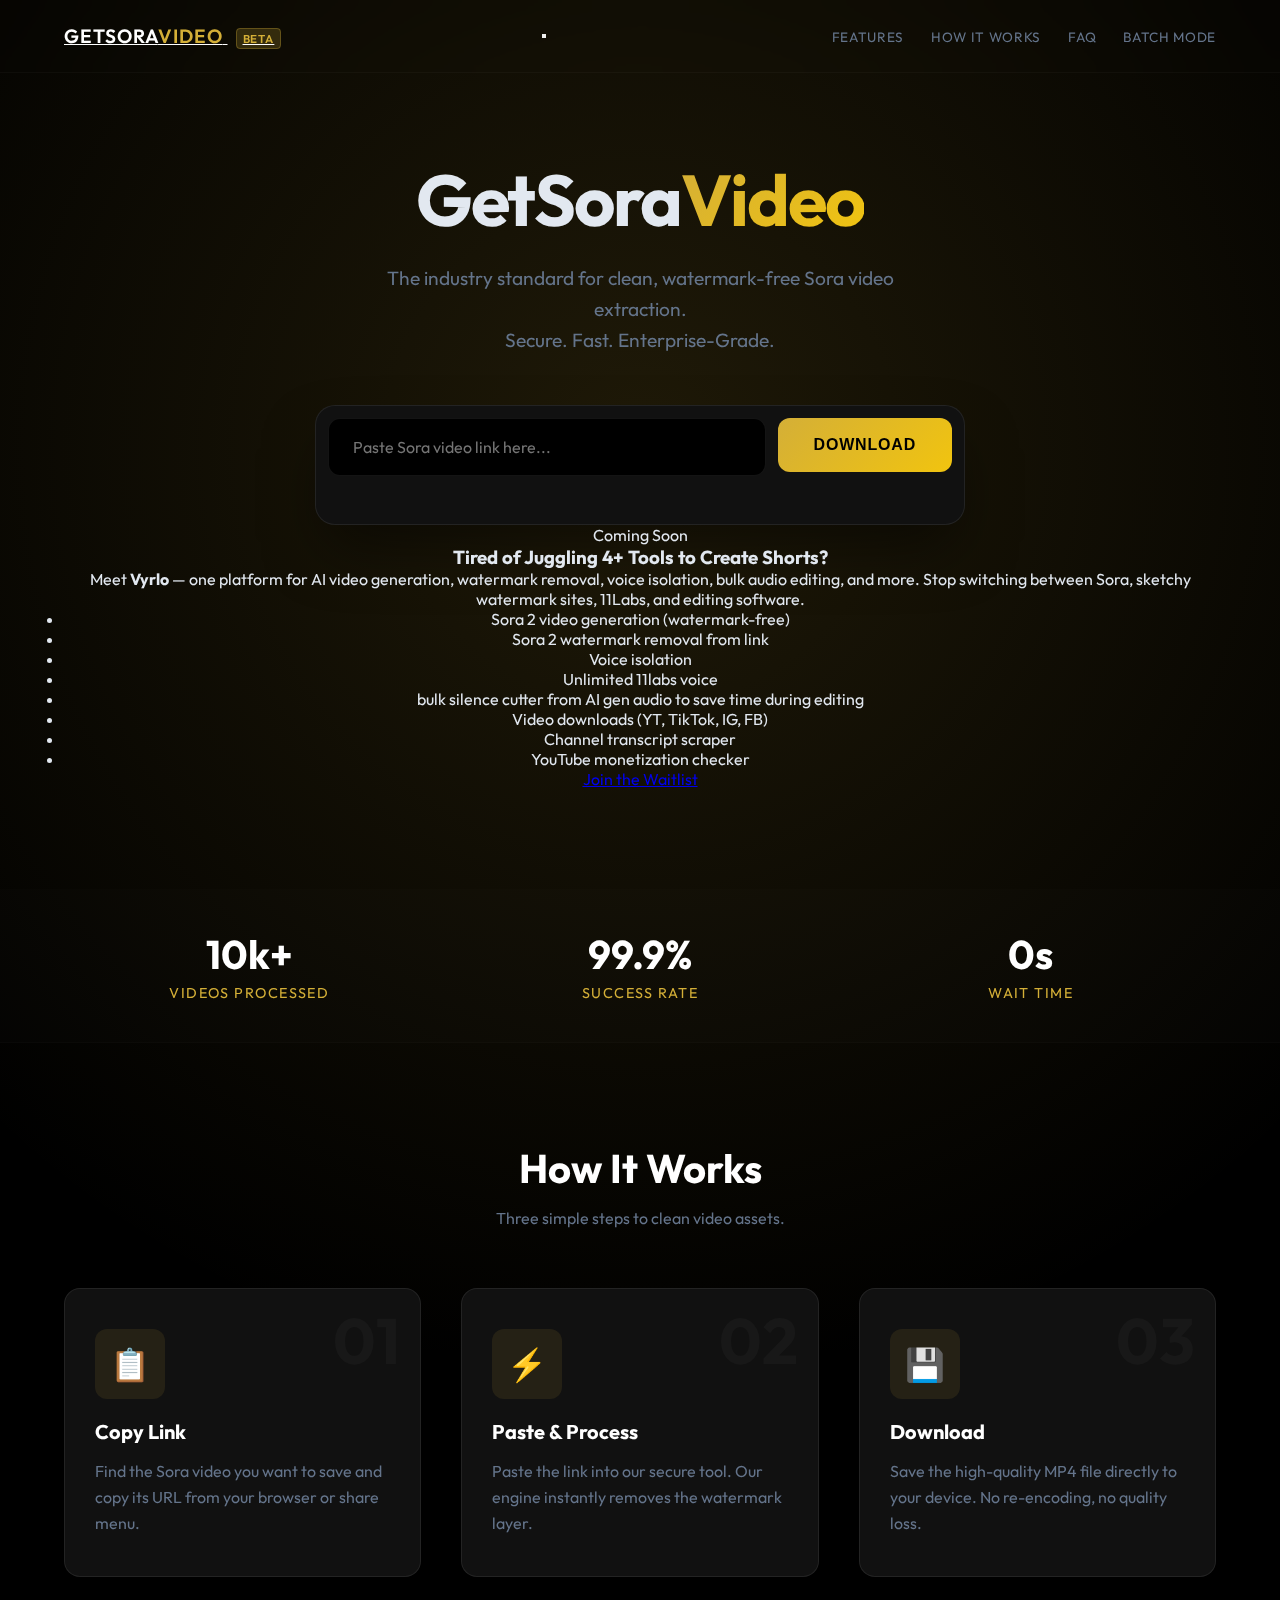
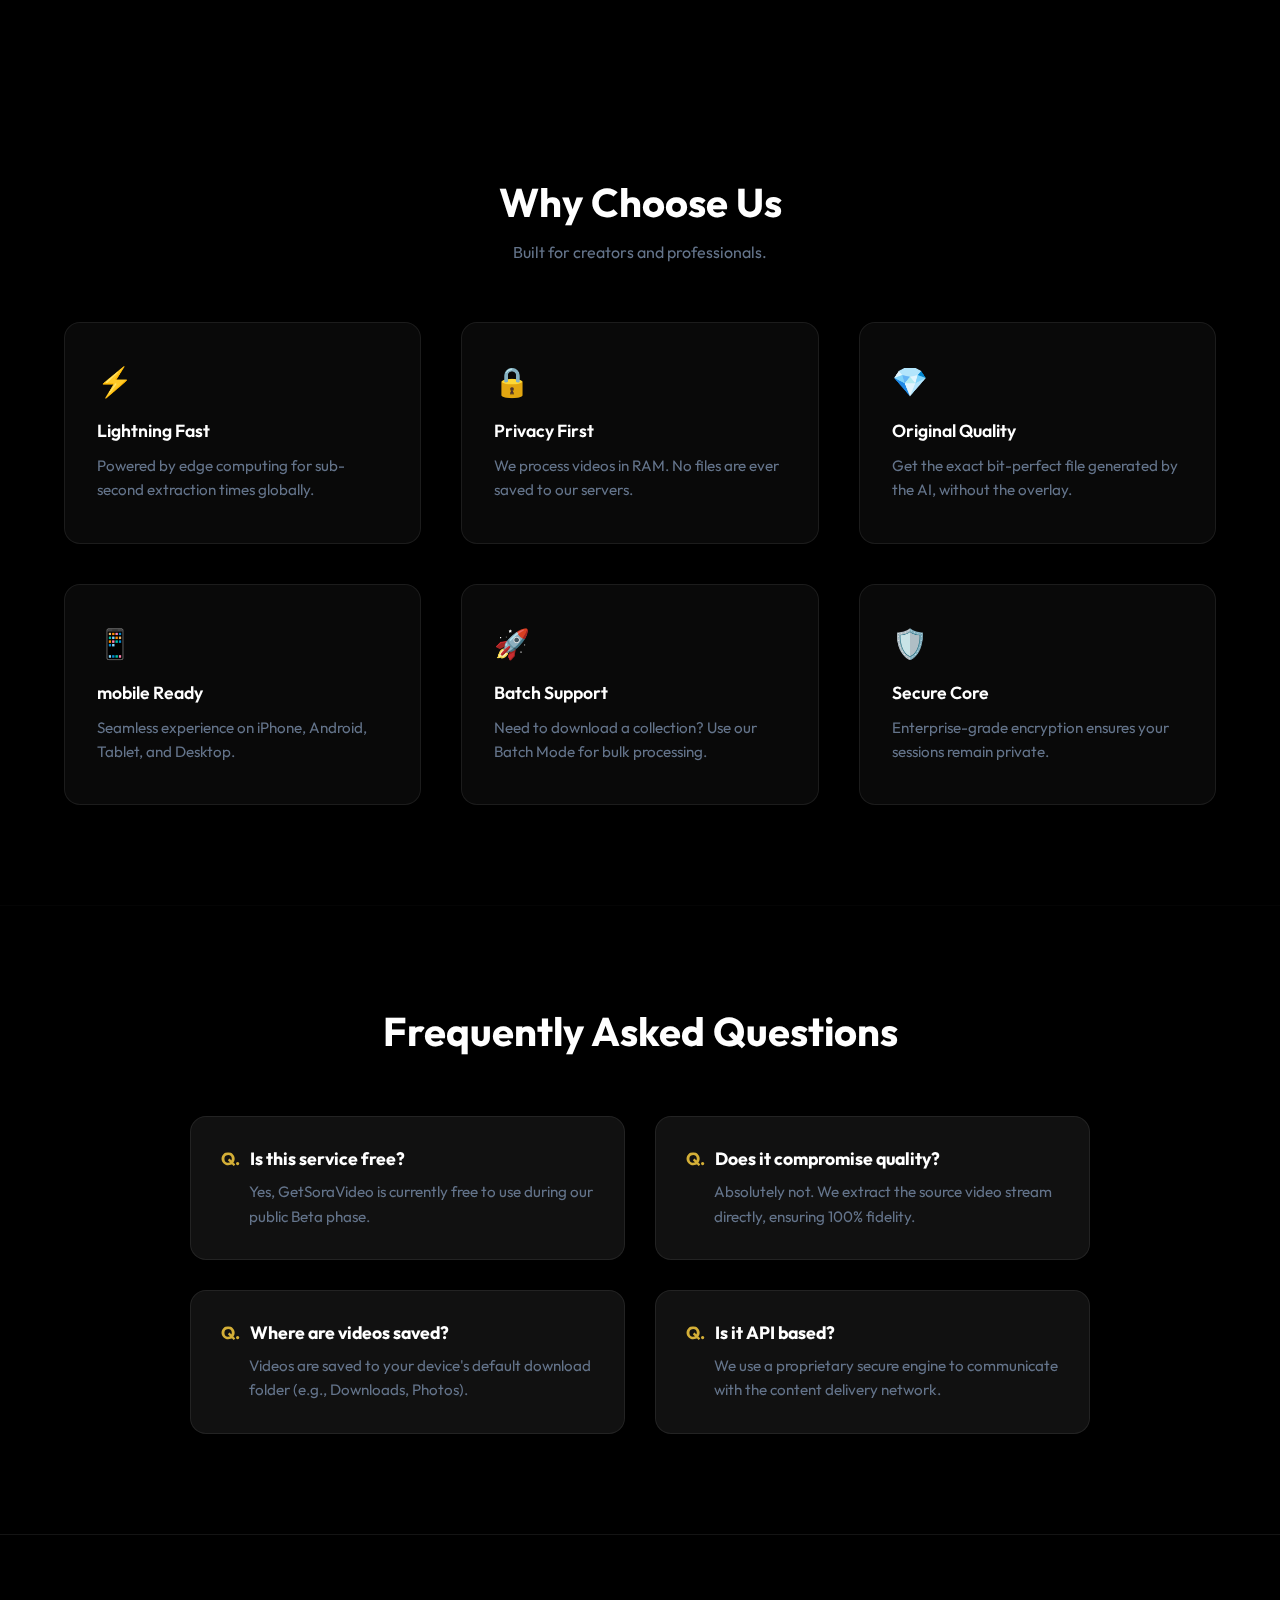
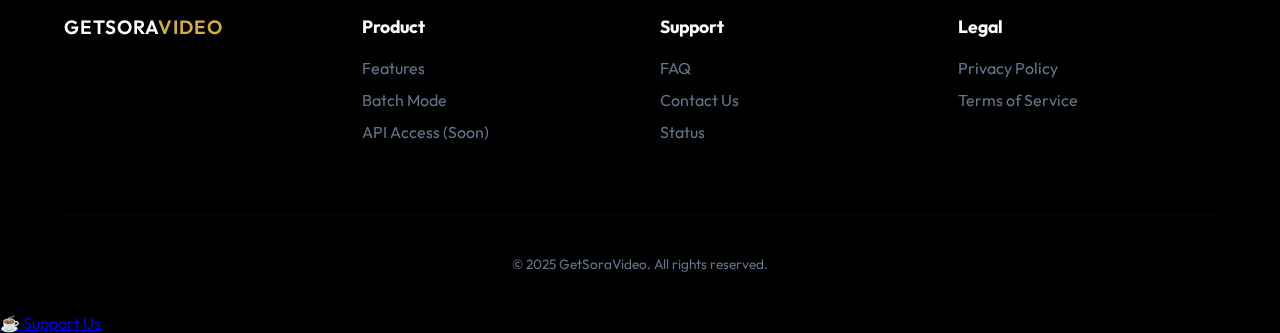
<file: index.html>
<!DOCTYPE html>
<html lang="en">

<head>
    <!-- Google tag (gtag.js) -->
<script async src="https://www.googletagmanager.com/gtag/js?id=G-TSDFEHVWEY"></script>
<script>
  window.dataLayer = window.dataLayer || [];
  function gtag(){dataLayer.push(arguments);}
  gtag('js', new Date());

  gtag('config', 'G-TSDFEHVWEY');
</script>
    <!-- End Google Tag Manager -->
    <meta charset="UTF-8">
    <meta name="viewport" content="width=device-width, initial-scale=1.0">
    <meta name="description" content="Professional Sora Video Downloader. Remove watermarks instantly.">
    <title>GetSoraVideo | Professional Tool</title>
    <link rel="stylesheet" href="assets/css/style.css">
    <link rel="preconnect" href="https://fonts.googleapis.com">
    <link rel="preconnect" href="https://fonts.gstatic.com" crossorigin>
    <link href="https://fonts.googleapis.com/css2?family=Outfit:wght@300;400;600;700&display=swap" rel="stylesheet">
</head>

<body>
    <!-- Google Tag Manager (noscript) -->
    <noscript><iframe src="https://www.googletagmanager.com/ns.html?id=GTM-PNH3VK9J" height="0" width="0"
            style="display:none;visibility:hidden"></iframe></noscript>
    <!-- End Google Tag Manager (noscript) -->
    <div class="background-glow"></div>

    <header>
        <nav class="container">
            <a href="index.html" class="logo">GetSora<span class="highlight">Video</span> <span
                    class="beta-badge">BETA</span></a>
            <button class="menu-toggle" aria-label="Toggle menu">
                <span></span>
                <span></span>
                <span></span>
            </button>
            <div class="nav-links">
                <a href="#features">Features</a>
                <a href="#how-it-works">How it Works</a>
                <a href="#faq">FAQ</a>
                <a href="bulk/" class="highlight">Batch Mode</a>
            </div>
        </nav>
    </header>

    <main class="hero-section">
        <div class="container">
            <h1 class="hero-title">GetSora<span class="gradient-text">Video</span></h1>
            <p class="hero-subtitle">The industry standard for clean, watermark-free Sora video extraction. <br>Secure.
                Fast. Enterprise-Grade.</p>

            <div class="downloader-card">
                <div class="input-group">
                    <input type="text" id="v_in" placeholder="Paste Sora video link here..." autocomplete="off">
                    <button id="act_btn" class="primary-btn">
                        <span class="act_lbl">Download</span>
                        <div class="proc_ind hidden"></div>
                    </button>
                </div>
                <div id="s_out"></div>
            </div>

            <!-- Vyrlo Waitlist Section -->
            <div class="vyrlo-promo">
                <div class="vyrlo-content">
                    <span class="vyrlo-badge">Coming Soon</span>
                    <h3>Tired of Juggling 4+ Tools to Create Shorts?</h3>
                    <p>Meet <strong>Vyrlo</strong> — one platform for AI video generation, watermark removal, voice isolation, bulk audio editing, and more. Stop switching between Sora, sketchy watermark sites, 11Labs, and editing software.</p>
                    <ul class="vyrlo-features">
                        <li>Sora 2 video generation (watermark-free)</li>
                        <li>Sora 2 watermark removal from link</li>
                        <li>Voice isolation</li>
                        <li>Unlimited 11labs voice</li>
                        <li>bulk silence cutter from AI gen audio to save time during editing</li>
                        <li>Video downloads (YT, TikTok, IG, FB)</li>
                        <li>Channel transcript scraper</li>
                        <li>YouTube monetization checker</li>
                    </ul>
                    <a href="https://tally.so/r/lbq8Xv" target="_blank" rel="noopener noreferrer" class="vyrlo-cta">Join the Waitlist</a>
                </div>
            </div>
        </div>
    </main>

    <!-- Trust Stats -->
    <div class="stats-section">
        <div class="container">
            <div class="stats-grid">
                <div class="stat-item">
                    <h3>10k+</h3>
                    <p>Videos Processed</p>
                </div>
                <div class="stat-item">
                    <h3>99.9%</h3>
                    <p>Success Rate</p>
                </div>
                <div class="stat-item">
                    <h3>0s</h3>
                    <p>Wait Time</p>
                </div>
            </div>
        </div>
    </div>

    <!-- How it Works -->
    <section id="how-it-works" class="steps-section">
        <div class="container">
            <div class="section-header">
                <h2>How It Works</h2>
                <p>Three simple steps to clean video assets.</p>
            </div>
            <div class="steps-grid">
                <div class="step-card">
                    <div class="step-icon">📋</div>
                    <h3>Copy Link</h3>
                    <p>Find the Sora video you want to save and copy its URL from your browser or share menu.</p>
                </div>
                <div class="step-card">
                    <div class="step-icon">⚡</div>
                    <h3>Paste & Process</h3>
                    <p>Paste the link into our secure tool. Our engine instantly removes the watermark layer.</p>
                </div>
                <div class="step-card">
                    <div class="step-icon">💾</div>
                    <h3>Download</h3>
                    <p>Save the high-quality MP4 file directly to your device. No re-encoding, no quality loss.</p>
                </div>
            </div>
        </div>
    </section>

    <!-- Features -->
    <section id="features" class="features-section">
        <div class="container">
            <div class="section-header">
                <h2>Why Choose Us</h2>
                <p>Built for creators and professionals.</p>
            </div>
            <div class="features-grid">
                <div class="feature-card">
                    <div class="icon">⚡</div>
                    <h3>Lightning Fast</h3>
                    <p>Powered by edge computing for sub-second extraction times globally.</p>
                </div>
                <div class="feature-card">
                    <div class="icon">🔒</div>
                    <h3>Privacy First</h3>
                    <p>We process videos in RAM. No files are ever saved to our servers.</p>
                </div>
                <div class="feature-card">
                    <div class="icon">💎</div>
                    <h3>Original Quality</h3>
                    <p>Get the exact bit-perfect file generated by the AI, without the overlay.</p>
                </div>
                <div class="feature-card">
                    <div class="icon">📱</div>
                    <h3>mobile Ready</h3>
                    <p>Seamless experience on iPhone, Android, Tablet, and Desktop.</p>
                </div>
                <div class="feature-card">
                    <div class="icon">🚀</div>
                    <h3>Batch Support</h3>
                    <p>Need to download a collection? Use our Batch Mode for bulk processing.</p>
                </div>
                <div class="feature-card">
                    <div class="icon">🛡️</div>
                    <h3>Secure Core</h3>
                    <p>Enterprise-grade encryption ensures your sessions remain private.</p>
                </div>
            </div>
        </div>
    </section>

    <!-- FAQ -->
    <section id="faq" class="faq-section">
        <div class="container">
            <div class="section-header">
                <h2>Frequently Asked Questions</h2>
            </div>
            <div class="faq-grid">
                <div class="faq-item">
                    <h3>Is this service free?</h3>
                    <p>Yes, GetSoraVideo is currently free to use during our public Beta phase.</p>
                </div>
                <div class="faq-item">
                    <h3>Does it compromise quality?</h3>
                    <p>Absolutely not. We extract the source video stream directly, ensuring 100% fidelity.</p>
                </div>
                <div class="faq-item">
                    <h3>Where are videos saved?</h3>
                    <p>Videos are saved to your device's default download folder (e.g., Downloads, Photos).</p>
                </div>
                <div class="faq-item">
                    <h3>Is it API based?</h3>
                    <p>We use a proprietary secure engine to communicate with the content delivery network.</p>
                </div>
            </div>
        </div>
    </section>

    <footer>
        <div class="container">
            <div class="footer-content">
                <div class="footer-col">
                    <div class="logo">GetSora<span class="highlight">Video</span></div>
                </div>
                <div class="footer-col">
                    <h4>Product</h4>
                    <a href="#">Features</a>
                    <a href="bulk/">Batch Mode</a>
                    <a href="#">API Access (Soon)</a>
                </div>
                <div class="footer-col">
                    <h4>Support</h4>
                    <a href="#faq">FAQ</a>
                    <a href="#">Contact Us</a>
                    <a href="#">Status</a>
                </div>
                <div class="footer-col">
                    <h4>Legal</h4>
                    <a href="#">Privacy Policy</a>
                    <a href="#">Terms of Service</a>
                </div>
            </div>
            <div class="copyright">
                <p>&copy; 2025 GetSoraVideo. All rights reserved.</p>
            </div>
        </div>
    </footer>

    <!-- Fixed Donation Tag -->
    <a href="https://buymeacoffee.com/vyrlo.app" target="_blank" rel="noopener noreferrer" class="donation-tag">
        <span class="donation-icon">☕</span>
        <span class="donation-text">Support Us</span>
    </a>

    <script src="assets/js/app.js"></script>
</body>

</html>
</file>
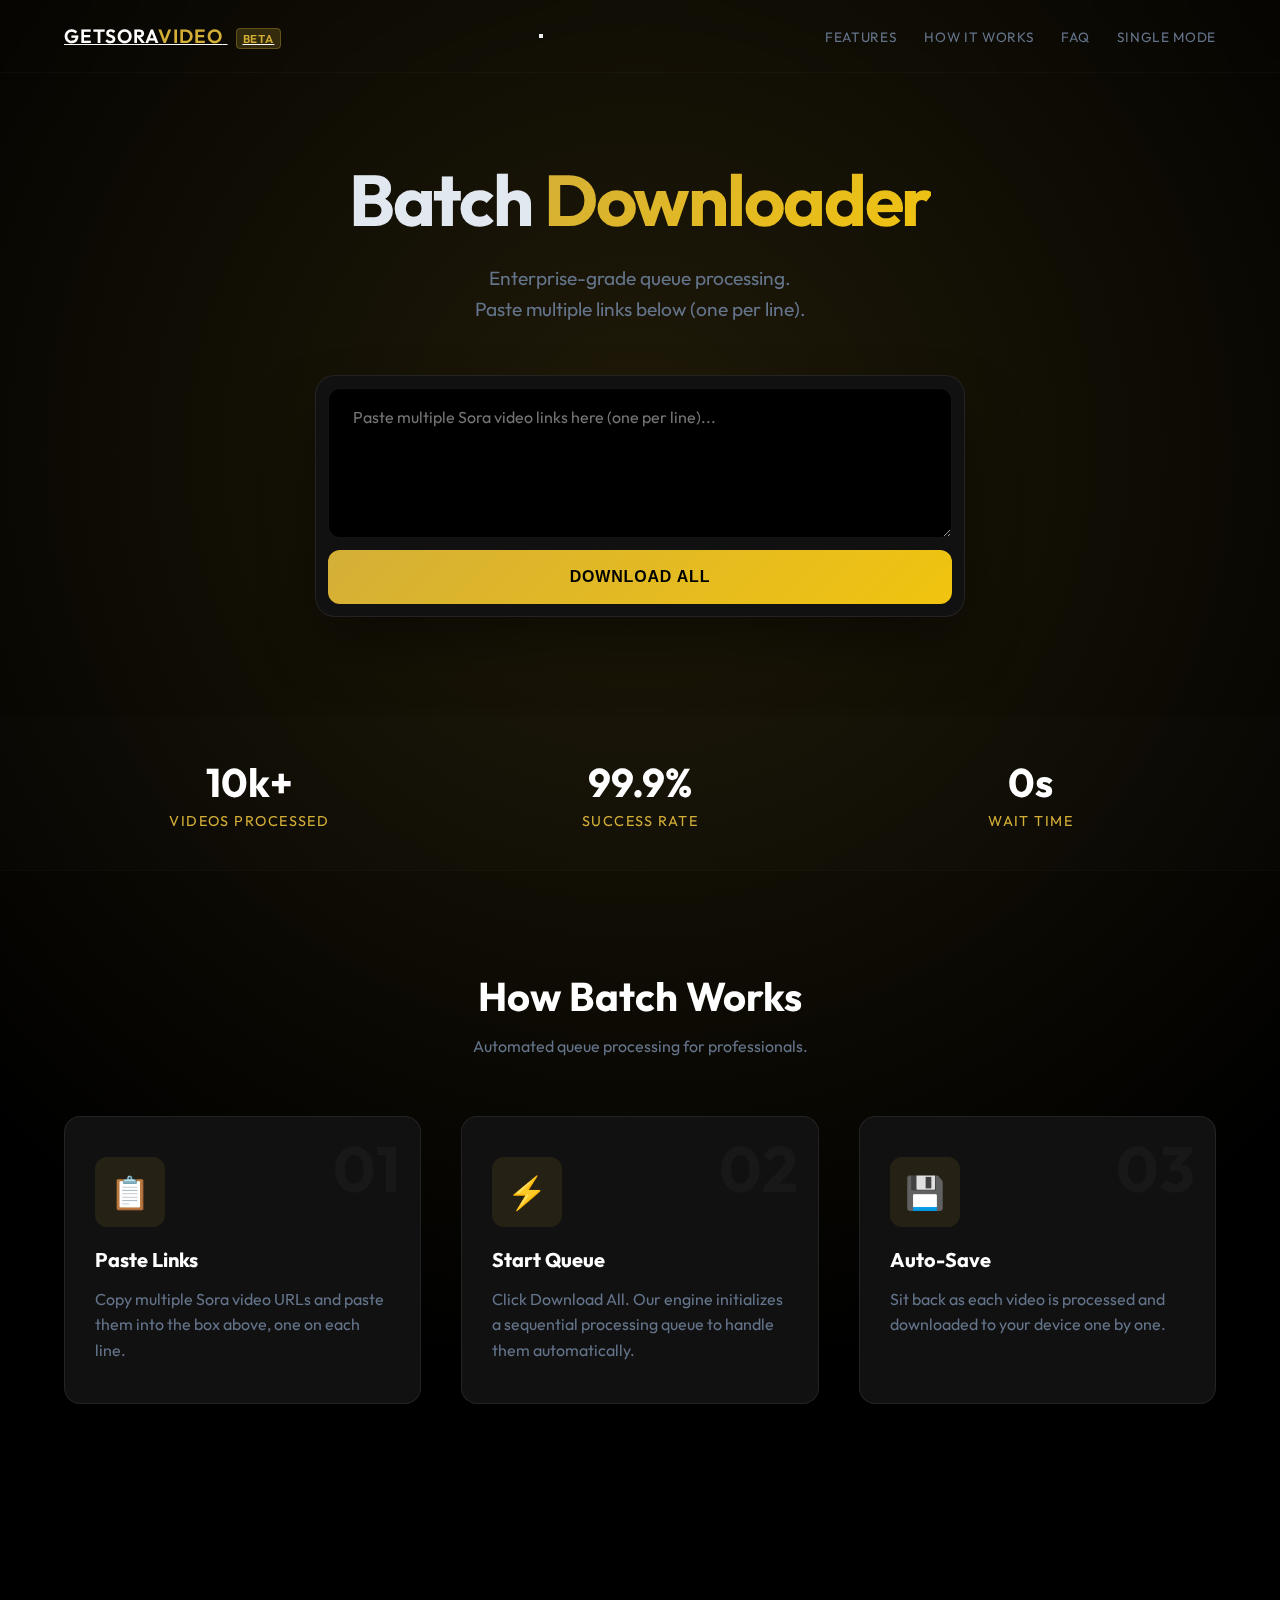
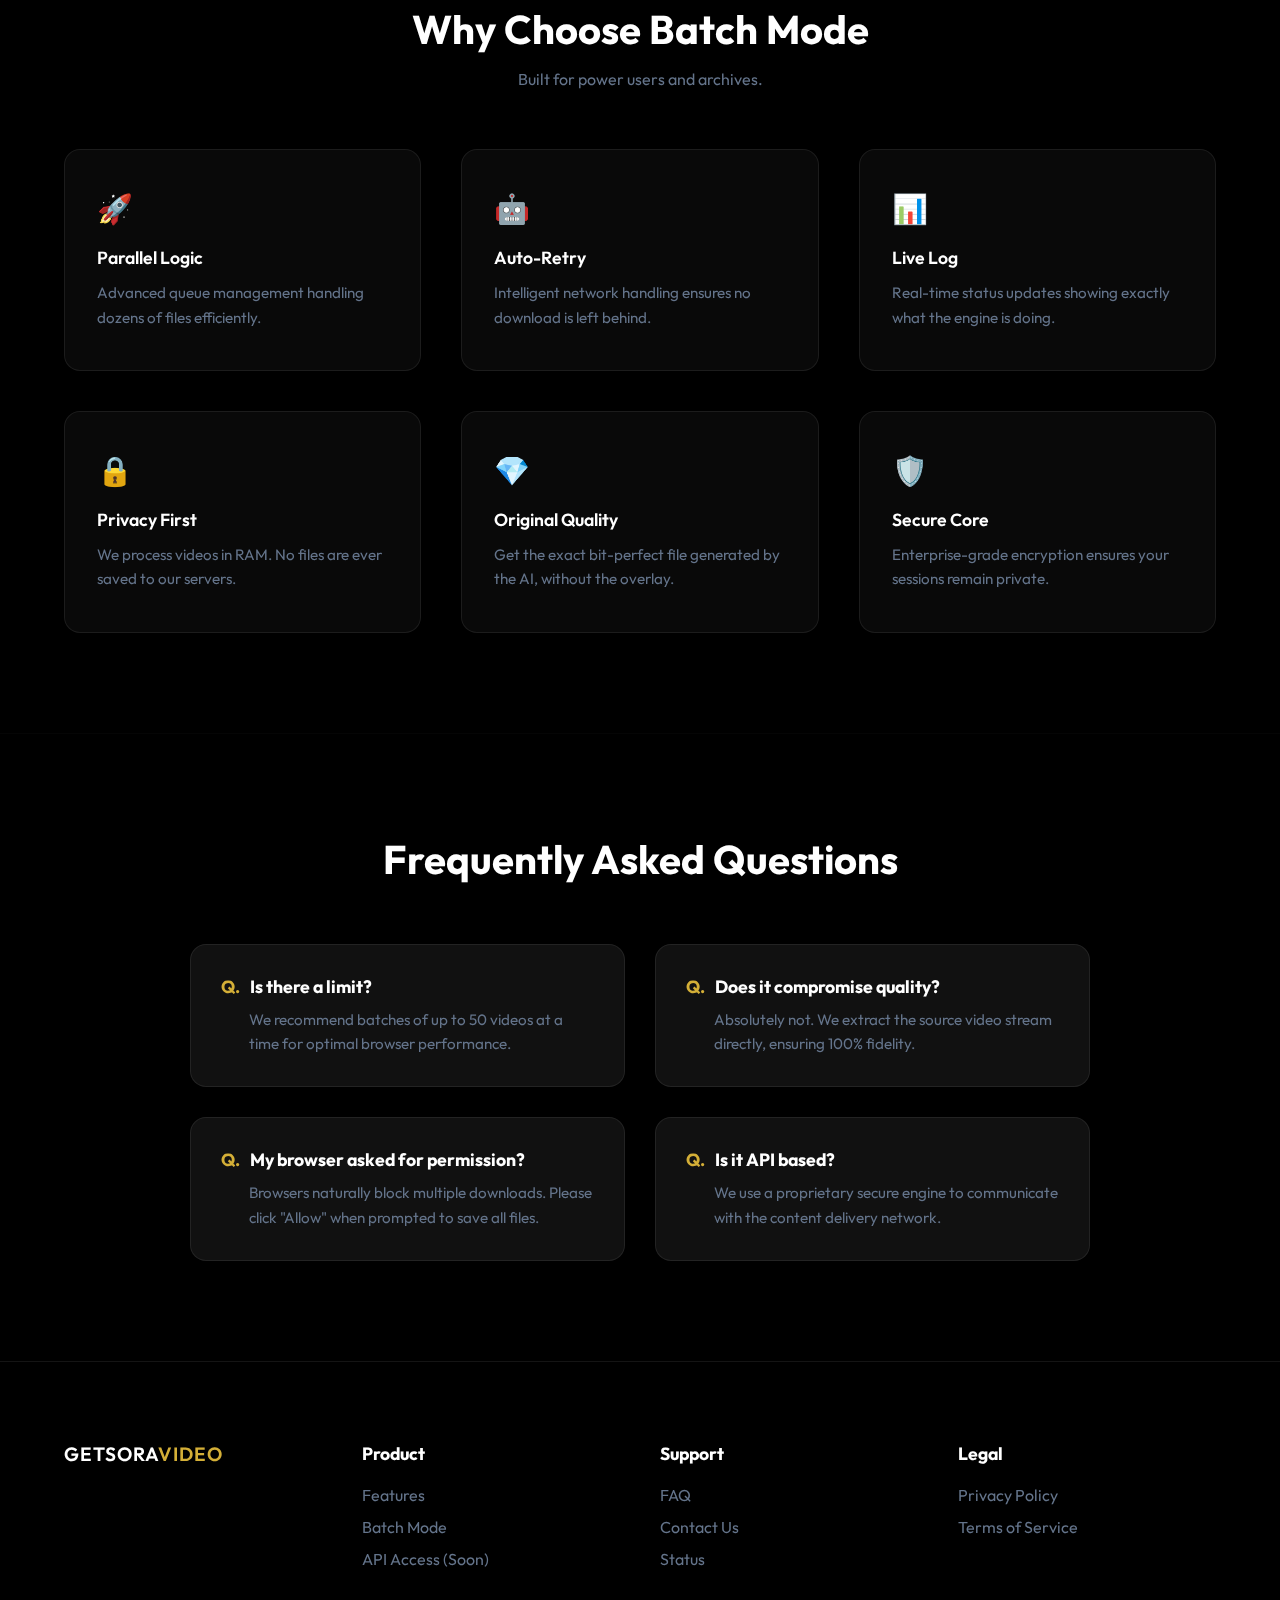
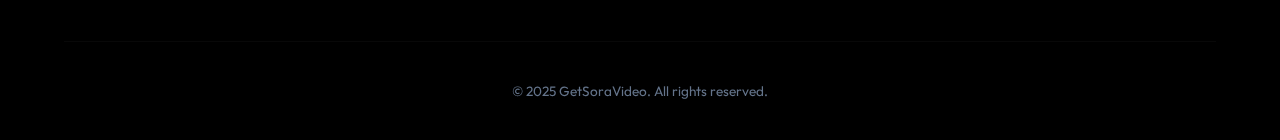
<file: bulk/index.html>
<!DOCTYPE html>
<html lang="en">

<head>
    <meta charset="UTF-8">
    <meta name="viewport" content="width=device-width, initial-scale=1.0">
    <meta name="description" content="Batch processor.">
    <title>GetSoraVideo | Batch</title>
    <link rel="stylesheet" href="../assets/css/style.css">
    <link rel="preconnect" href="https://fonts.googleapis.com">
    <link rel="preconnect" href="https://fonts.gstatic.com" crossorigin>
    <link href="https://fonts.googleapis.com/css2?family=Outfit:wght@300;400;600;700&display=swap" rel="stylesheet">
</head>

<body>
    <div class="background-glow"></div>
    <header>
        <nav class="container">
            <a href="../index.html" class="logo">GetSora<span class="highlight">Video</span> <span
                    class="beta-badge">BETA</span></a>
            <button class="menu-toggle" aria-label="Toggle menu">
                <span></span>
                <span></span>
                <span></span>
            </button>
            <div class="nav-links">
                <a href="../index.html#features">Features</a>
                <a href="../index.html#how-it-works">How it Works</a>
                <a href="../index.html#faq">FAQ</a>
                <a href="../index.html" class="highlight">Single Mode</a>
            </div>
        </nav>
    </header>
    <main class="hero-section">
        <div class="container">
            <h1 class="hero-title">Batch <span class="gradient-text">Downloader</span></h1>
            <p class="hero-subtitle">Enterprise-grade queue processing. <br>Paste multiple links below (one per line).
            </p>
            <div class="downloader-card">
                <div class="input-group vertical">
                    <textarea id="v_batch" placeholder="Paste multiple Sora video links here (one per line)..."
                        autocomplete="off"></textarea>
                    <button id="act_btn" class="primary-btn full-width">
                        <span class="act_lbl">Download All</span>
                        <div class="proc_ind hidden"></div>
                    </button>
                </div>
                <div id="s_log" class="status-log"></div>
            </div>
        </div>
    </main>

    <!-- Trust Stats -->
    <div class="stats-section">
        <div class="container">
            <div class="stats-grid">
                <div class="stat-item">
                    <h3>10k+</h3>
                    <p>Videos Processed</p>
                </div>
                <div class="stat-item">
                    <h3>99.9%</h3>
                    <p>Success Rate</p>
                </div>
                <div class="stat-item">
                    <h3>0s</h3>
                    <p>Wait Time</p>
                </div>
            </div>
        </div>
    </div>

    <!-- How it Works -->
    <section id="how-it-works" class="steps-section">
        <div class="container">
            <div class="section-header">
                <h2>How Batch Works</h2>
                <p>Automated queue processing for professionals.</p>
            </div>
            <div class="steps-grid">
                <div class="step-card">
                    <div class="step-icon">📋</div>
                    <h3>Paste Links</h3>
                    <p>Copy multiple Sora video URLs and paste them into the box above, one on each line.</p>
                </div>
                <div class="step-card">
                    <div class="step-icon">⚡</div>
                    <h3>Start Queue</h3>
                    <p>Click Download All. Our engine initializes a sequential processing queue to handle them
                        automatically.</p>
                </div>
                <div class="step-card">
                    <div class="step-icon">💾</div>
                    <h3>Auto-Save</h3>
                    <p>Sit back as each video is processed and downloaded to your device one by one.</p>
                </div>
            </div>
        </div>
    </section>

    <!-- Features -->
    <section id="features" class="features-section">
        <div class="container">
            <div class="section-header">
                <h2>Why Choose Batch Mode</h2>
                <p>Built for power users and archives.</p>
            </div>
            <div class="features-grid">
                <div class="feature-card">
                    <div class="icon">🚀</div>
                    <h3>Parallel Logic</h3>
                    <p>Advanced queue management handling dozens of files efficiently.</p>
                </div>
                <div class="feature-card">
                    <div class="icon">🤖</div>
                    <h3>Auto-Retry</h3>
                    <p>Intelligent network handling ensures no download is left behind.</p>
                </div>
                <div class="feature-card">
                    <div class="icon">📊</div>
                    <h3>Live Log</h3>
                    <p>Real-time status updates showing exactly what the engine is doing.</p>
                </div>
                <div class="feature-card">
                    <div class="icon">🔒</div>
                    <h3>Privacy First</h3>
                    <p>We process videos in RAM. No files are ever saved to our servers.</p>
                </div>
                <div class="feature-card">
                    <div class="icon">💎</div>
                    <h3>Original Quality</h3>
                    <p>Get the exact bit-perfect file generated by the AI, without the overlay.</p>
                </div>
                <div class="feature-card">
                    <div class="icon">🛡️</div>
                    <h3>Secure Core</h3>
                    <p>Enterprise-grade encryption ensures your sessions remain private.</p>
                </div>
            </div>
        </div>
    </section>

    <!-- FAQ -->
    <section id="faq" class="faq-section">
        <div class="container">
            <div class="section-header">
                <h2>Frequently Asked Questions</h2>
            </div>
            <div class="faq-grid">
                <div class="faq-item">
                    <h3>Is there a limit?</h3>
                    <p>We recommend batches of up to 50 videos at a time for optimal browser performance.</p>
                </div>
                <div class="faq-item">
                    <h3>Does it compromise quality?</h3>
                    <p>Absolutely not. We extract the source video stream directly, ensuring 100% fidelity.</p>
                </div>
                <div class="faq-item">
                    <h3>My browser asked for permission?</h3>
                    <p>Browsers naturally block multiple downloads. Please click "Allow" when prompted to save all
                        files.</p>
                </div>
                <div class="faq-item">
                    <h3>Is it API based?</h3>
                    <p>We use a proprietary secure engine to communicate with the content delivery network.</p>
                </div>
            </div>
        </div>
    </section>

    <footer>
        <div class="container">
            <div class="footer-content">
                <div class="footer-col">
                    <div class="logo">GetSora<span class="highlight">Video</span></div>
                </div>
                <div class="footer-col">
                    <h4>Product</h4>
                    <a href="../index.html#features">Features</a>
                    <a href="#">Batch Mode</a>
                    <a href="#">API Access (Soon)</a>
                </div>
                <div class="footer-col">
                    <h4>Support</h4>
                    <a href="../index.html#faq">FAQ</a>
                    <a href="#">Contact Us</a>
                    <a href="#">Status</a>
                </div>
                <div class="footer-col">
                    <h4>Legal</h4>
                    <a href="#">Privacy Policy</a>
                    <a href="#">Terms of Service</a>
                </div>
            </div>
            <div class="copyright">
                <p>&copy; 2025 GetSoraVideo. All rights reserved.</p>
            </div>
        </div>
    </footer>
    <script src="../assets/js/app.js"></script>
</body>

</html>
</file>
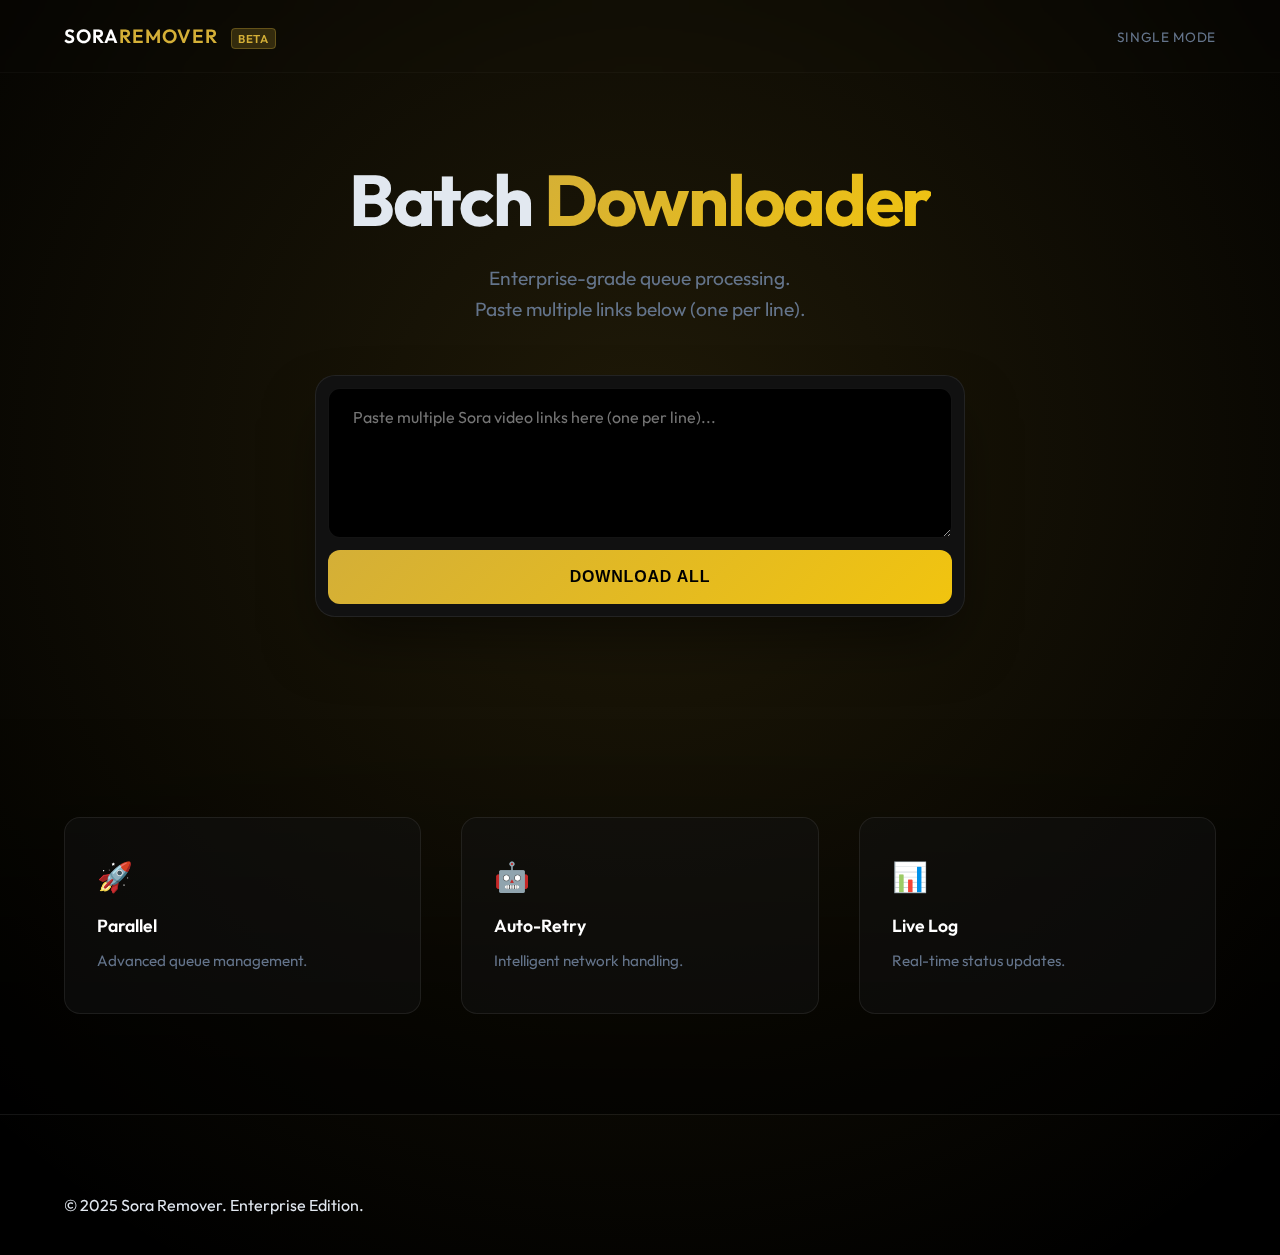
<file: bulk.html>
<!DOCTYPE html>
<html lang="en">

<head>
    <meta charset="UTF-8">
    <meta name="viewport" content="width=device-width, initial-scale=1.0">
    <meta name="description" content="Batch processor.">
    <title>Sora Utility | Batch</title>
    <link rel="stylesheet" href="assets/css/style.css">
    <link rel="preconnect" href="https://fonts.googleapis.com">
    <link rel="preconnect" href="https://fonts.gstatic.com" crossorigin>
    <link href="https://fonts.googleapis.com/css2?family=Outfit:wght@300;400;600;700&display=swap" rel="stylesheet">
</head>

<body>
    <div class="background-glow"></div>
    <header>
        <nav class="container">
            <div class="logo">Sora<span class="highlight">Remover</span> <span class="beta-badge">BETA</span></div>
            <div class="nav-links">
                <a href="index.html">Single Mode</a>
            </div>
        </nav>
    </header>
    <main class="hero-section">
        <div class="container">
            <h1 class="hero-title">Batch <span class="gradient-text">Downloader</span></h1>
            <p class="hero-subtitle">Enterprise-grade queue processing. <br>Paste multiple links below (one per line).
            </p>
            <div class="downloader-card">
                <div class="input-group vertical">
                    <textarea id="v_batch" placeholder="Paste multiple Sora video links here (one per line)..."
                        autocomplete="off"></textarea>
                    <button id="act_btn" class="primary-btn full-width">
                        <span class="act_lbl">Download All</span>
                        <div class="proc_ind hidden"></div>
                    </button>
                </div>
                <div id="s_log" class="status-log"></div>
            </div>
        </div>
    </main>
    <section class="features-section">
        <div class="container">
            <div class="features-grid">
                <div class="feature-card">
                    <div class="icon">🚀</div>
                    <h3>Parallel</h3>
                    <p>Advanced queue management.</p>
                </div>
                <div class="feature-card">
                    <div class="icon">🤖</div>
                    <h3>Auto-Retry</h3>
                    <p>Intelligent network handling.</p>
                </div>
                <div class="feature-card">
                    <div class="icon">📊</div>
                    <h3>Live Log</h3>
                    <p>Real-time status updates.</p>
                </div>
            </div>
        </div>
    </section>
    <footer>
        <div class="container">
            <p>&copy; 2025 Sora Remover. Enterprise Edition.</p>
        </div>
    </footer>
    <script src="assets/js/app.js"></script>
</body>

</html>
</file>
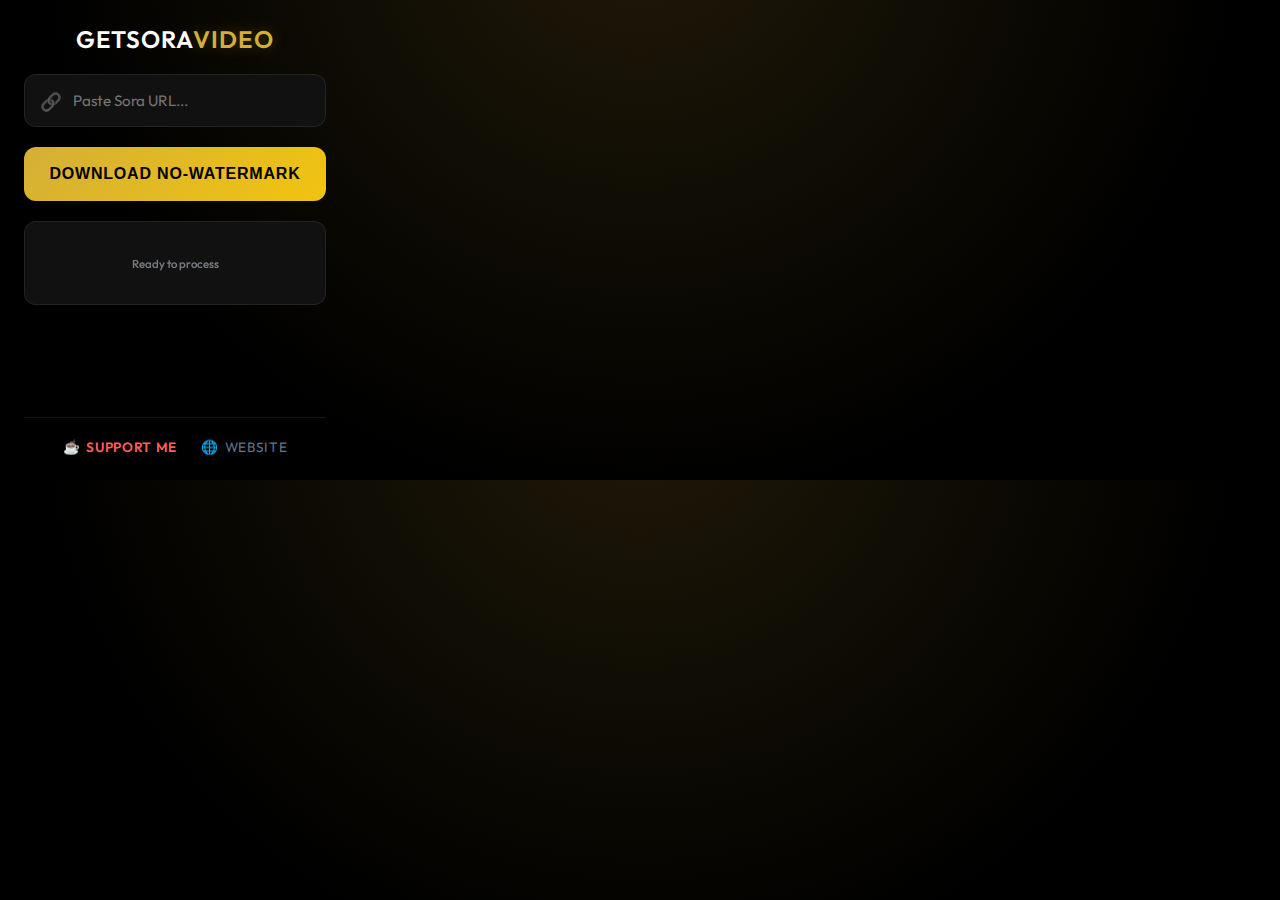
<file: browser_extension/clean_firefox_build/popup.html>
<!DOCTYPE html>
<html lang="en">

<head>
    <meta charset="UTF-8">
    <meta name="viewport" content="width=device-width, initial-scale=1.0">
    <title>GetSoraVideo</title>
    <link rel="stylesheet" href="assets/css/popup.css">
    <link href="https://fonts.googleapis.com/css2?family=Outfit:wght@300;400;600;700&display=swap" rel="stylesheet">
</head>

<body>
    <div class="container">
        <header>
            <div class="logo">GetSora<span class="highlight">Video</span></div>
        </header>

        <main>
            <div class="input-group">
                <input type="text" id="videoUrl" placeholder="Paste Sora URL..." autocomplete="off">
            </div>

            <button id="downloadBtn" class="primary-btn">
                <span class="btn-text">Download No-Watermark</span>
                <div class="loader hidden"></div>
            </button>

            <div class="status-container">
                <div id="statusMessage" class="status-msg">
                    <span style="font-size: 0.8em; opacity: 0.5;">Ready to process</span>
                </div>
            </div>
        </main>

        <footer>
            <a href="https://ko-fi.com/enthudev" target="_blank" class="footer-link support-link">
                <span>☕</span> Support Me
            </a>
            <a href="https://getsoravideo.netlify.app/" target="_blank" class="footer-link">
                <span>🌐</span> Website
            </a>
        </footer>
    </div>
    <script src="popup.js"></script>
</body>

</html>
</file>
<file: assets/css/style.css>
:root {
    --primary-color: #d4af37;
    --primary-hover: #b4941f;
    --bg-dark: #000000;
    --bg-card: #111111;
    --text-main: #e2e8f0;
    --text-muted: #64748b;
    --gradient-1: linear-gradient(135deg, #d4af37 0%, #f1c40f 100%);
    --glass-border: 1px solid rgba(255, 255, 255, 0.08);
    --glow-color: rgba(212, 175, 55, 0.15);
}

* {
    margin: 0;
    padding: 0;
    box-sizing: border-box;
}

html {
    scroll-behavior: smooth;
}

body {
    font-family: 'Outfit', sans-serif;
    background-color: var(--bg-dark);
    color: var(--text-main);
    min-height: 100vh;
    display: flex;
    flex-direction: column;
    overflow-x: hidden;
}

.background-glow {
    position: fixed;
    top: -50%;
    left: -50%;
    width: 200%;
    height: 200%;
    background: radial-gradient(circle at center, var(--glow-color) 0%, rgba(0, 0, 0, 0) 60%);
    z-index: -1;
    pointer-events: none;
}

.container {
    max-width: 1200px;
    margin: 0 auto;
    padding: 0 24px;
}

/* Header */
header {
    padding: 24px 0;
    backdrop-filter: blur(10px);
    position: fixed;
    width: 100%;
    top: 0;
    z-index: 100;
    border-bottom: 1px solid rgba(255, 255, 255, 0.03);
}

nav {
    display: flex;
    justify-content: space-between;
    align-items: center;
}

.logo {
    font-size: 1.2rem;
    font-weight: 600;
    letter-spacing: 0.05em;
    text-transform: uppercase;
    color: #fff;
}

.highlight {
    color: var(--primary-color);
}

.beta-badge {
    font-size: 0.6em;
    background: rgba(212, 175, 55, 0.2);
    color: var(--primary-color);
    padding: 2px 6px;
    border-radius: 4px;
    margin-left: 8px;
    vertical-align: middle;
    border: 1px solid rgba(212, 175, 55, 0.3);
}

.nav-links a {
    color: var(--text-muted);
    text-decoration: none;
    margin-left: 24px;
    transition: color 0.3s;
    font-size: 0.85rem;
    text-transform: uppercase;
    letter-spacing: 0.05em;
}

.nav-links a:hover {
    color: var(--primary-color);
}

/* Hero Section */
.hero-section {
    padding-top: 160px;
    padding-bottom: 100px;
    text-align: center;
}

.hero-title {
    font-size: 4.5rem;
    line-height: 1.1;
    margin-bottom: 24px;
    font-weight: 700;
    letter-spacing: -0.03em;
}

.gradient-text {
    background: var(--gradient-1);
    -webkit-background-clip: text;
    -webkit-text-fill-color: transparent;
}

.hero-subtitle {
    color: var(--text-muted);
    font-size: 1.2rem;
    margin-bottom: 50px;
    max-width: 600px;
    line-height: 1.6;
    margin-left: auto;
    margin-right: auto;
}

/* Downloader Card */
.downloader-card {
    background: var(--bg-card);
    border: var(--glass-border);
    padding: 12px;
    border-radius: 20px;
    max-width: 650px;
    margin: 0 auto;
    box-shadow: 0 30px 60px -12px rgba(0, 0, 0, 0.5);
    display: flex;
    flex-direction: column;
}

.input-group {
    display: flex;
    gap: 12px;
}

.input-group.vertical {
    flex-direction: column;
}

/* Obfuscated Selectors */
#v_in,
#v_batch {
    flex: 1;
    background: #000;
    border: 1px solid rgba(255, 255, 255, 0.08);
    padding: 18px 24px;
    border-radius: 12px;
    color: var(--text-main);
    font-size: 1rem;
    font-family: inherit;
    outline: none;
    transition: all 0.3s;
    resize: vertical;
}

#v_batch {
    min-height: 150px;
}

#v_in:focus,
#v_batch:focus {
    border-color: rgba(212, 175, 55, 0.5);
    box-shadow: 0 0 0 1px rgba(212, 175, 55, 0.2);
}

#act_btn {
    background: var(--gradient-1);
    border: none;
    padding: 0 36px;
    border-radius: 12px;
    color: #000;
    font-weight: 700;
    cursor: pointer;
    transition: filter 0.2s, transform 0.2s;
    font-size: 1rem;
    display: flex;
    align-items: center;
    justify-content: center;
    min-width: 160px;
    text-transform: uppercase;
    letter-spacing: 0.05em;
    height: 54px;
}

#act_btn.full-width {
    width: 100%;
}

#act_btn:hover {
    filter: brightness(1.1);
    transform: translateY(-1px);
}

#act_btn:active {
    transform: translateY(0);
}

#s_out {
    margin-top: 16px;
    font-size: 0.9rem;
    min-height: 20px;
    opacity: 0.8;
}

#s_log {
    margin-top: 16px;
    font-size: 0.85rem;
    opacity: 0.8;
    text-align: left;
    background: rgba(0, 0, 0, 0.3);
    padding: 12px;
    border-radius: 8px;
    max-height: 200px;
    overflow-y: auto;
    display: none;
    font-family: monospace;
}

#s_log.visible {
    display: block;
}

.log-entry {
    margin-bottom: 4px;
    border-bottom: 1px solid rgba(255, 255, 255, 0.05);
    padding-bottom: 2px;
}

.log-entry.success {
    color: #22c55e;
}

.log-entry.error {
    color: #ef4444;
}

.log-entry.info {
    color: var(--text-muted);
}

.error {
    color: #ef4444;
}

.success {
    color: #22c55e;
}

/* Stats Section */
.stats-section {
    padding: 40px 0;
    border-bottom: 1px solid rgba(255, 255, 255, 0.02);
    background: rgba(255, 255, 255, 0.01);
}

.stats-grid {
    display: grid;
    grid-template-columns: repeat(3, 1fr);
    gap: 20px;
    text-align: center;
}

.stat-item h3 {
    font-size: 2.5rem;
    font-weight: 700;
    color: #fff;
    margin-bottom: 5px;
}

.stat-item p {
    color: var(--primary-color);
    font-size: 0.9rem;
    text-transform: uppercase;
    letter-spacing: 0.1em;
}

/* Steps Section */
.steps-section {
    padding: 100px 0;
}

.section-header {
    text-align: center;
    margin-bottom: 60px;
}

.section-header h2 {
    font-size: 2.5rem;
    color: #fff;
    margin-bottom: 15px;
}

.section-header p {
    color: var(--text-muted);
}

.steps-grid {
    display: grid;
    grid-template-columns: repeat(auto-fit, minmax(250px, 1fr));
    gap: 40px;
    counter-reset: step-counter;
}

.step-card {
    background: var(--bg-card);
    border: var(--glass-border);
    padding: 40px 30px;
    border-radius: 16px;
    position: relative;
    overflow: hidden;
}

.step-card::before {
    counter-increment: step-counter;
    content: "0" counter(step-counter);
    position: absolute;
    top: 20px;
    right: 20px;
    font-size: 4rem;
    font-weight: 700;
    color: rgba(255, 255, 255, 0.03);
    line-height: 1;
}

.step-icon {
    font-size: 2rem;
    margin-bottom: 20px;
    display: inline-block;
    padding: 15px;
    background: rgba(212, 175, 55, 0.1);
    border-radius: 12px;
    color: var(--primary-color);
}

.step-card h3 {
    font-size: 1.25rem;
    margin-bottom: 15px;
    color: #fff;
}

.step-card p {
    color: var(--text-muted);
    line-height: 1.6;
}

/* Features Section (Refined) */
.features-section {
    padding: 100px 0;
    background: linear-gradient(to bottom, transparent, rgba(0, 0, 0, 0.5));
}

.features-grid {
    display: grid;
    grid-template-columns: repeat(auto-fit, minmax(300px, 1fr));
    gap: 40px;
}

.feature-card {
    background: rgba(17, 17, 17, 0.5);
    border: var(--glass-border);
    padding: 40px 32px;
    border-radius: 16px;
    transition: all 0.4s ease;
}

.feature-card:hover {
    transform: translateY(-5px);
    border-color: rgba(212, 175, 55, 0.2);
    background: rgba(17, 17, 17, 0.8);
}

.feature-card .icon {
    font-size: 1.8rem;
    margin-bottom: 20px;
    color: var(--primary-color);
}

.feature-card h3 {
    margin-bottom: 12px;
    font-size: 1.1rem;
    font-weight: 600;
    color: #fff;
}

.feature-card p {
    color: var(--text-muted);
    line-height: 1.6;
    font-size: 0.95rem;
}

/* FAQ Section */
.faq-section {
    padding: 100px 0;
    border-top: 1px solid rgba(255, 255, 255, 0.02);
}

.faq-grid {
    display: grid;
    grid-template-columns: repeat(auto-fit, minmax(400px, 1fr));
    gap: 30px;
    max-width: 900px;
    margin: 0 auto;
}

.faq-item {
    background: var(--bg-card);
    border: var(--glass-border);
    padding: 30px;
    border-radius: 16px;
}

.faq-item h3 {
    font-size: 1.1rem;
    color: #fff;
    margin-bottom: 10px;
    display: flex;
    align-items: center;
}

.faq-item h3::before {
    content: "Q.";
    color: var(--primary-color);
    margin-right: 10px;
    font-weight: 700;
}

.faq-item p {
    color: var(--text-muted);
    line-height: 1.6;
    font-size: 0.95rem;
    padding-left: 28px;
}

/* Footer */
footer {
    padding: 80px 0 40px;
    border-top: var(--glass-border);
    margin-top: auto;
}

.footer-content {
    display: grid;
    grid-template-columns: repeat(auto-fit, minmax(200px, 1fr));
    gap: 40px;
    margin-bottom: 60px;
}

.footer-col h4 {
    color: #fff;
    margin-bottom: 20px;
    font-size: 1.1rem;
}

.footer-col a {
    display: block;
    color: var(--text-muted);
    text-decoration: none;
    margin-bottom: 12px;
    transition: color 0.3s;
}

.footer-col a:hover {
    color: var(--primary-color);
}

.copyright {
    text-align: center;
    color: var(--text-muted);
    font-size: 0.85rem;
    padding-top: 40px;
    border-top: 1px solid rgba(255, 255, 255, 0.03);
}

/* Utilities */
.hidden {
    display: none !important;
}

.proc_ind {
    width: 20px;
    height: 20px;
    border: 2px solid #000;
    border-bottom-color: transparent;
    border-radius: 50%;
    display: inline-block;
    box-sizing: border-box;
    animation: rotation 1s linear infinite;
}

@keyframes rotation {
    0% {
        transform: rotate(0deg);
    }

    100% {
        transform: rotate(360deg);
    }
}

@media (max-width: 768px) {

    /* Safe Area for notch phones */
    .container {
        padding-left: 20px;
        padding-right: 20px;
    }

    /* Header/Nav */
    header {
        padding: 15px 0;
        background: rgba(0, 0, 0, 0.8);
    }

    nav {
        flex-direction: column;
        gap: 15px;
    }

    .nav-links {
        display: flex;
        gap: 15px;
        flex-wrap: wrap;
        justify-content: center;
        width: 100%;
    }

    .nav-links a {
        margin-left: 0;
        font-size: 0.8rem;
    }

    /* Hero */
    .hero-section {
        padding-top: 130px;
        padding-bottom: 60px;
    }

    .hero-title {
        font-size: 2.8rem;
        margin-bottom: 15px;
    }

    .hero-subtitle {
        font-size: 1rem;
        margin-bottom: 30px;
    }

    /* Input Area */
    .input-group {
        flex-direction: column;
        width: 100%;
    }

    #v_in,
    #v_batch {
        width: 100%;
        font-size: 16px;
        /* Prevents iOS zoom */
    }

    #act_btn {
        width: 100%;
        margin-top: 10px;
    }

    /* Grids */
    .stats-grid {
        grid-template-columns: 1fr;
        gap: 30px;
    }

    .steps-grid,
    .features-grid,
    .faq-grid {
        grid-template-columns: 1fr;
        gap: 24px;
    }

    .faq-grid {
        display: flex;
        flex-direction: column;
    }

    /* Force stack for FAQ */

    /* Cards */
    .step-card,
    .feature-card,
    .faq-item {
        padding: 24px 20px;
    }

    /* Footer */
    .footer-content {
        grid-template-columns: 1fr;
        text-align: center;
        gap: 30px;
    }

    .footer-col a {
        display: inline-block;
        margin: 0 10px;
    }
}
</file>
<file: browser_extension/clean_firefox_build/assets/css/popup.css>
body {
    width: 350px;
    height: 480px;
    background-color: #000000;
    /* --bg-dark */
    color: #e2e8f0;
    /* --text-main */
    font-family: 'Outfit', -apple-system, BlinkMacSystemFont, sans-serif;
    margin: 0;
    padding: 0;
    overflow: hidden;
    /* Use the same radial glow as .background-glow but adapted for small popup */
    background-image:
        radial-gradient(circle at 50% -20%, rgba(212, 175, 55, 0.15) 0%, rgba(0, 0, 0, 0) 70%);
}

.container {
    padding: 24px;
    height: 100%;
    display: flex;
    flex-direction: column;
    box-sizing: border-box;
    justify-content: space-between;
}

header {
    text-align: center;
    margin-bottom: 20px;
}

.logo {
    font-size: 1.5rem;
    font-weight: 600;
    letter-spacing: 0.05em;
    text-transform: uppercase;
    color: #fff;
    text-shadow: none;
}

.highlight {
    color: #d4af37;
    /* --primary-color */
    background: none;
    -webkit-text-fill-color: initial;
    text-shadow: 0 0 15px rgba(212, 175, 55, 0.3);
}

main {
    flex-grow: 1;
    display: flex;
    flex-direction: column;
    gap: 20px;
}

.input-group {
    position: relative;
    width: 100%;
}

.input-group input {
    width: 100%;
    padding: 16px 20px;
    padding-left: 48px;
    background: #111111;
    /* --bg-card */
    border: 1px solid rgba(255, 255, 255, 0.08);
    /* --glass-border */
    border-radius: 12px;
    color: #e2e8f0;
    font-family: inherit;
    font-size: 0.95rem;
    box-sizing: border-box;
    transition: all 0.3s;
}

.input-group::before {
    content: '🔗';
    position: absolute;
    left: 16px;
    top: 50%;
    transform: translateY(-50%);
    opacity: 0.4;
    font-size: 1.1rem;
    pointer-events: none;
    transition: opacity 0.3s;
    filter: grayscale(100%);
}

.input-group input:focus {
    outline: none;
    border-color: rgba(212, 175, 55, 0.5);
    box-shadow: 0 0 0 1px rgba(212, 175, 55, 0.2);
    background: #000;
}

.input-group input:focus+ ::before {
    opacity: 0.8;
    filter: none;
}

.primary-btn {
    width: 100%;
    padding: 18px;
    background: linear-gradient(135deg, #d4af37 0%, #f1c40f 100%);
    /* --gradient-1 */
    border: none;
    border-radius: 12px;
    color: #000;
    font-weight: 700;
    font-size: 1rem;
    cursor: pointer;
    position: relative;
    overflow: hidden;
    transition: filter 0.2s, transform 0.2s;
    text-transform: uppercase;
    letter-spacing: 0.05em;
    display: flex;
    align-items: center;
    justify-content: center;
}

.primary-btn:hover {
    filter: brightness(1.1);
    transform: translateY(-1px);
}

.primary-btn:active {
    transform: translateY(0);
}

.primary-btn:disabled {
    opacity: 0.6;
    cursor: not-allowed;
    background: #222;
    color: #666;
    transform: none;
    filter: none;
}

/* Status Messages */
.status-container {
    background: #111111;
    border: 1px solid rgba(255, 255, 255, 0.08);
    border-radius: 12px;
    padding: 16px;
    min-height: 50px;
    display: flex;
    align-items: center;
    justify-content: center;
}

.status-msg {
    font-size: 0.9rem;
    text-align: center;
    display: flex;
    align-items: center;
    gap: 8px;
    font-weight: 500;
}

.status-msg.error {
    color: #ef4444;
}

.status-msg.success {
    color: #22c55e;
}

.status-msg.info {
    color: #64748b;
}

/* --text-muted */

footer {
    padding-top: 20px;
    border-top: 1px solid rgba(255, 255, 255, 0.08);
    display: flex;
    justify-content: center;
    gap: 24px;
}

.footer-link {
    color: #64748b;
    /* --text-muted */
    text-decoration: none;
    font-size: 0.85rem;
    transition: color 0.3s;
    display: flex;
    align-items: center;
    gap: 6px;
    text-transform: uppercase;
    letter-spacing: 0.05em;
}

.footer-link:hover {
    color: #d4af37;
    /* --primary-color */
    background: none;
    -webkit-text-fill-color: initial;
}

.support-link {
    color: #FF5E5B;
    /* Ko-fi Red/Pink, or can use Gold */
    font-weight: 600;
}

.support-link:hover {
    color: #ff8f8d;
}

.hidden {
    display: none !important;
}

/* Loader (adjusted for dark text on gold button if active, but here button text is black) */
.loader {
    width: 20px;
    height: 20px;
    border: 2px solid rgba(0, 0, 0, 0.3);
    border-bottom-color: #000;
    border-radius: 50%;
    display: inline-block;
    box-sizing: border-box;
    animation: rotation 1s linear infinite;
    position: absolute;
    left: 50%;
    top: 50%;
    transform: translate(-50%, -50%);
}

@keyframes rotation {
    0% {
        transform: translate(-50%, -50%) rotate(0deg);
    }

    100% {
        transform: translate(-50%, -50%) rotate(360deg);
    }
}
</file>
